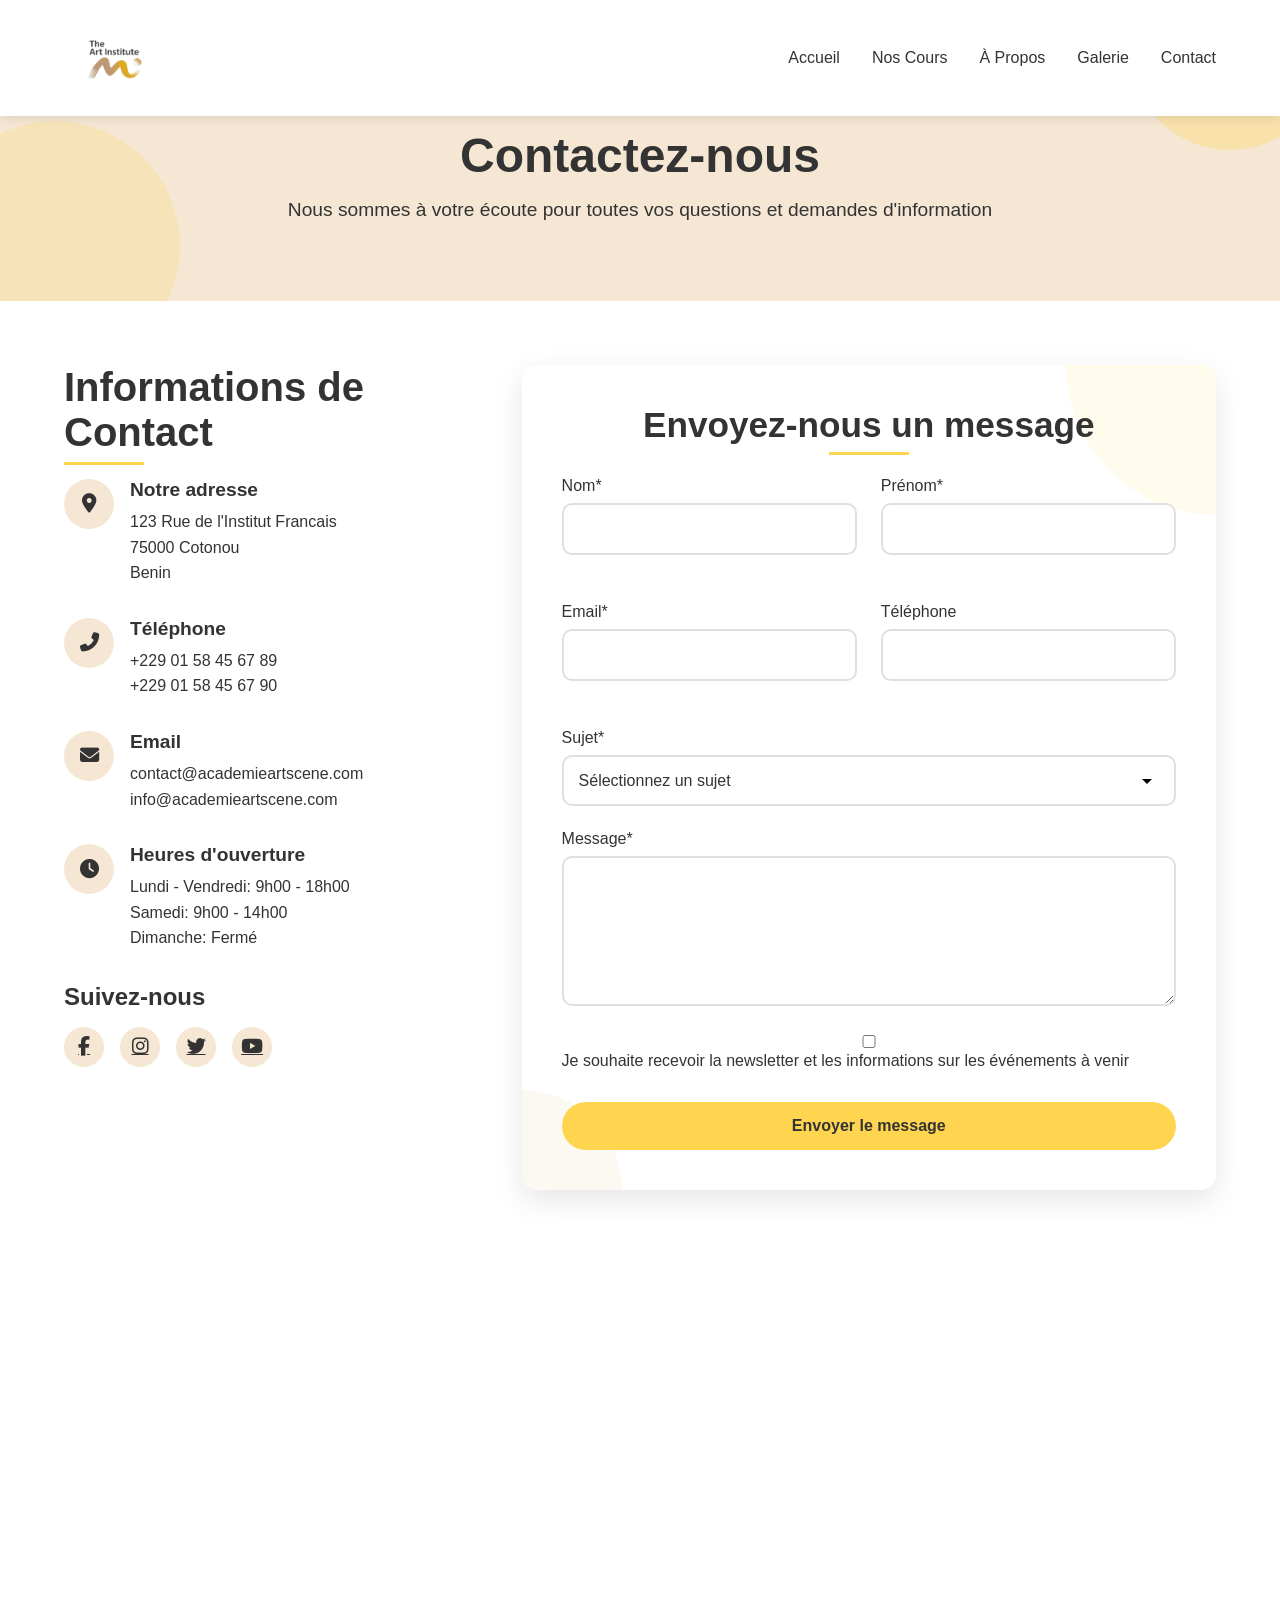
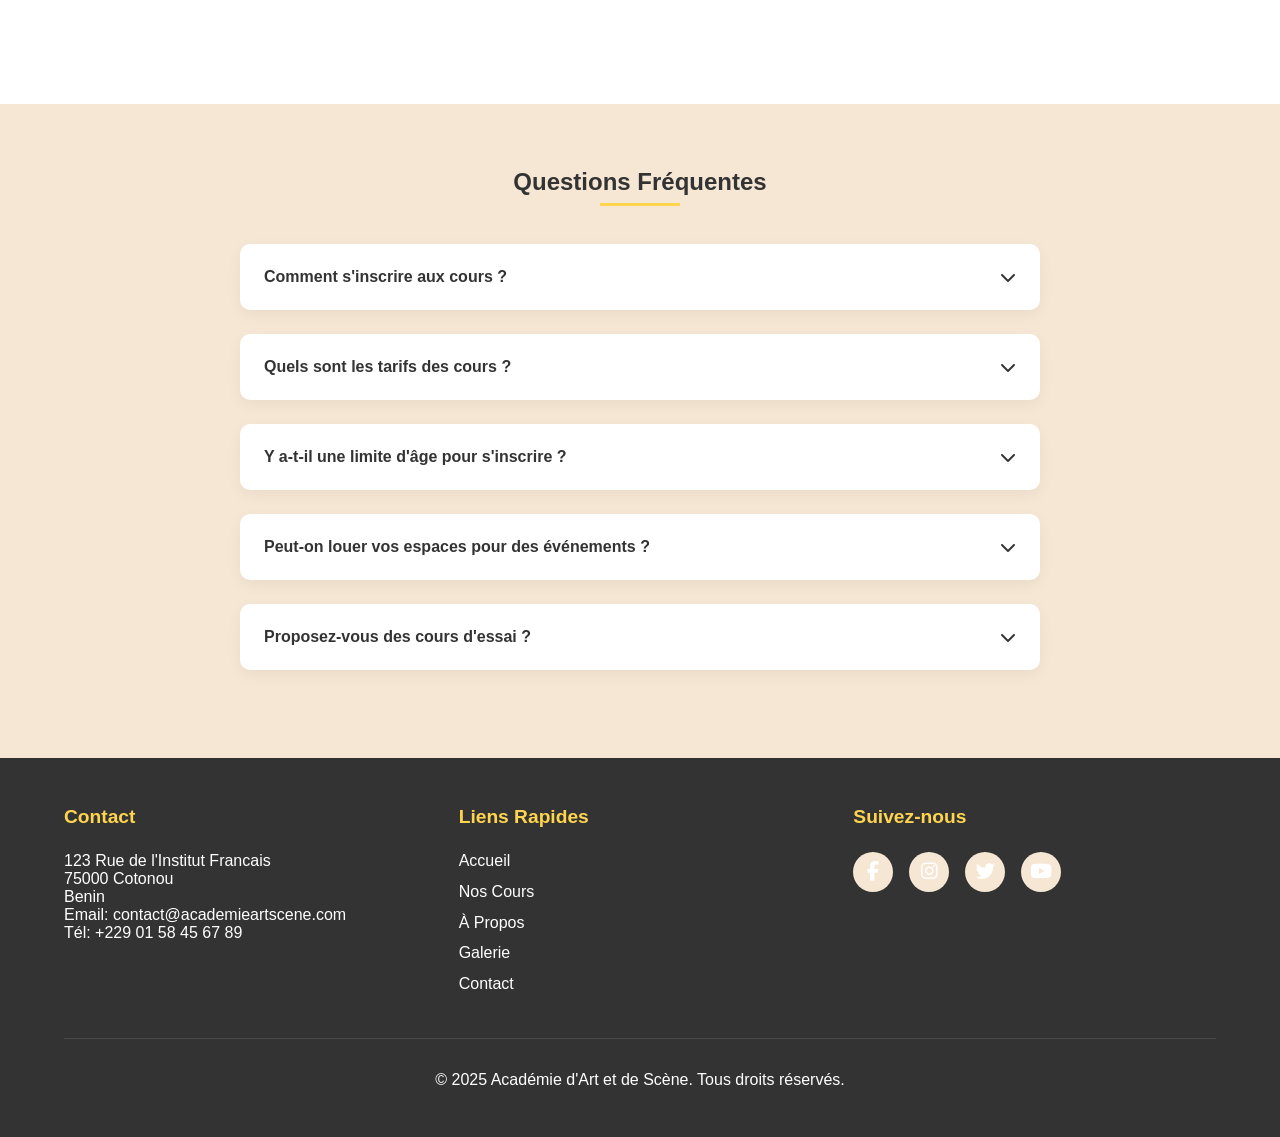
<file: formulaire.html>
<!DOCTYPE html>
<html lang="fr">
<head>
    <meta charset="UTF-8">
    <meta name="viewport" content="width=device-width, initial-scale=1.0">
    <title>Contact - Académie d'Art et de Scène</title>
    <link rel="stylesheet" href="https://cdnjs.cloudflare.com/ajax/libs/font-awesome/6.4.0/css/all.min.css">
    <style>
        /* Variables de couleurs */
        :root {
            --cacao-clair: #f5e7d3;
            --jaune: #ffd54f;
            --blanc: #ffffff;
            --text-color: #333333;
        }

        * {
            margin: 0;
            padding: 0;
            box-sizing: border-box;
            font-family: 'Segoe UI', Tahoma, Geneva, Verdana, sans-serif;
        }

        body {
            background-color: var(--blanc);
            color: var(--text-color);
            overflow-x: hidden;
        }

        /* Header */
        header {
            display: flex;
            justify-content: space-between;
            align-items: center;
            padding: 0.5rem 5%;
            background-color: var(--blanc);
            position: fixed;
            width: 100%;
            top: 0;
            z-index: 1000;
            box-shadow: 0 2px 10px rgba(0, 0, 0, 0.1);
            transition: all 0.3s ease;
        }

        .logo-container {
            display: flex;
            align-items: center;
            gap: 10px;
        }

        .logo {
            height: auto;
            width: 100px;
            max-width: 130px;
            display: block;
        }

        .logo-text {
            font-size: 1.5rem;
            font-weight: bold;
            color: var(--text-color);
            white-space: nowrap;
        }

        nav ul {
            display: flex;
            list-style: none;
        }

        nav ul li {
            margin-left: 2rem;
        }

        nav ul li a {
            text-decoration: none;
            color: var(--text-color);
            font-weight: 500;
            transition: color 0.3s ease;
        }

        nav ul li a:hover {
            color: var(--jaune);
        }

        .hamburger {
            display: none;
            cursor: pointer;
            z-index: 100;
        }

        .bar {
            display: block;
            width: 25px;
            height: 3px;
            margin: 5px auto;
            background-color: var(--text-color);
            transition: all 0.3s ease;
        }

        /* Page titre */
        .page-title {
            background-color: var(--cacao-clair);
            padding: 8rem 5% 4rem;
            text-align: center;
            position: relative;
            overflow: hidden;
        }

        .page-title h1 {
            font-size: 3rem;
            margin-bottom: 1rem;
            position: relative;
            z-index: 2;
        }

        .page-title p {
            max-width: 800px;
            margin: 0 auto 1rem;
            font-size: 1.2rem;
            position: relative;
            z-index: 2;
        }

        .page-title::before {
            content: '';
            position: absolute;
            top: -50px;
            right: -50px;
            width: 200px;
            height: 200px;
            background-color: rgba(255, 213, 79, 0.3);
            border-radius: 50%;
            z-index: 1;
        }

        .page-title::after {
            content: '';
            position: absolute;
            bottom: -70px;
            left: -70px;
            width: 250px;
            height: 250px;
            background-color: rgba(255, 213, 79, 0.2);
            border-radius: 50%;
            z-index: 1;
        }

        /* Contact Section */
        .contact-section {
            padding: 4rem 5%;
            display: flex;
            flex-wrap: wrap;
            gap: 3rem;
        }

        .contact-info {
            flex: 1;
            min-width: 300px;
        }

        .contact-info h2 {
            font-size: 2.5rem;
            margin-bottom: 1.5rem;
            position: relative;
        }

        .contact-info h2::after {
            content: '';
            position: absolute;
            bottom: -10px;
            left: 0;
            width: 80px;
            height: 3px;
            background-color: var(--jaune);
        }

        .info-item {
            margin-bottom: 2rem;
            display: flex;
            align-items: flex-start;
        }

        .info-icon {
            width: 50px;
            height: 50px;
            background-color: var(--cacao-clair);
            border-radius: 50%;
            display: flex;
            justify-content: center;
            align-items: center;
            margin-right: 1rem;
            color: var(--text-color);
            font-size: 1.2rem;
            transition: all 0.3s ease;
        }

        .info-content {
            flex: 1;
        }

        .info-content h3 {
            font-size: 1.2rem;
            margin-bottom: 0.5rem;
        }

        .info-content p, .info-content a {
            color: var(--text-color);
            line-height: 1.6;
            text-decoration: none;
            transition: color 0.3s ease;
        }

        .info-content a:hover {
            color: var(--jaune);
        }

        .social-media {
            margin-top: 2rem;
        }

        .social-media h3 {
            font-size: 1.5rem;
            margin-bottom: 1rem;
        }

        .social-icons {
            display: flex;
            gap: 1rem;
        }

        .social-icons a {
            width: 40px;
            height: 40px;
            background-color: var(--cacao-clair);
            border-radius: 50%;
            display: flex;
            justify-content: center;
            align-items: center;
            color: var(--text-color);
            font-size: 1.2rem;
            transition: all 0.3s ease;
        }

        .social-icons a:hover {
            background-color: var(--jaune);
            transform: translateY(-5px);
        }

        /* Formulaire de contact */
        .contact-form {
            flex: 1.5;
            min-width: 300px;
            background-color: var(--blanc);
            padding: 2.5rem;
            border-radius: 15px;
            box-shadow: 0 10px 30px rgba(0, 0, 0, 0.1);
            position: relative;
            z-index: 2;
            overflow: hidden;
        }

        .contact-form::before {
            content: '';
            position: absolute;
            top: 0;
            right: 0;
            width: 150px;
            height: 150px;
            background-color: rgba(255, 213, 79, 0.1);
            border-radius: 0 0 0 100%;
            z-index: -1;
        }

        .contact-form::after {
            content: '';
            position: absolute;
            bottom: 0;
            left: 0;
            width: 100px;
            height: 100px;
            background-color: rgba(245, 231, 211, 0.3);
            border-radius: 0 100% 0 0;
            z-index: -1;
        }

        .contact-form h2 {
            font-size: 2.2rem;
            margin-bottom: 2rem;
            text-align: center;
            position: relative;
        }

        .contact-form h2::after {
            content: '';
            position: absolute;
            bottom: -10px;
            left: 50%;
            transform: translateX(-50%);
            width: 80px;
            height: 3px;
            background-color: var(--jaune);
        }

        .form-group {
            margin-bottom: 1.5rem;
            position: relative;
        }

        .form-group label {
            display: block;
            margin-bottom: 0.5rem;
            font-weight: 500;
            transition: all 0.3s ease;
        }

        .form-group input,
        .form-group textarea,
        .form-group select {
            width: 100%;
            padding: 15px;
            border: 2px solid #e0e0e0;
            border-radius: 10px;
            background-color: var(--blanc);
            font-size: 1rem;
            color: var(--text-color);
            transition: all 0.3s ease;
        }

        .form-group input:focus,
        .form-group textarea:focus,
        .form-group select:focus {
            border-color: var(--jaune);
            box-shadow: 0 0 0 3px rgba(255, 213, 79, 0.3);
            outline: none;
        }

        .form-group textarea {
            height: 150px;
            resize: vertical;
        }

        .form-group select {
            -webkit-appearance: none;
            -moz-appearance: none;
            appearance: none;
            background-image: url("data:image/svg+xml;utf8,<svg fill='black' height='24' viewBox='0 0 24 24' width='24' xmlns='http://www.w3.org/2000/svg'><path d='M7 10l5 5 5-5z'/><path d='M0 0h24v24H0z' fill='none'/></svg>");
            background-repeat: no-repeat;
            background-position: right 15px center;
        }

        .form-row {
            display: flex;
            gap: 1.5rem;
            margin-bottom: 1.5rem;
        }

        .form-col {
            flex: 1;
        }

        .btn {
            padding: 15px 30px;
            background-color: var(--jaune);
            color: var(--text-color);
            text-decoration: none;
            border-radius: 30px;
            font-weight: bold;
            border: none;
            cursor: pointer;
            transition: all 0.3s ease;
            display: inline-block;
            font-size: 1rem;
        }

        .btn:hover {
            transform: translateY(-3px);
            box-shadow: 0 5px 15px rgba(0, 0, 0, 0.1);
        }

        .btn-submit {
            display: block;
            width: 100%;
            text-align: center;
            margin-top: 2rem;
        }

        /* Map section */
        .map-section {
            padding: 0;
            height: 450px;
            position: relative;
        }

        .map-container {
            height: 100%;
            width: 100%;
            filter: grayscale(20%);
        }

        /* FAQs Section */
        .faq-section {
            padding: 4rem 5%;
            background-color: var(--cacao-clair);
        }

        .faq-section h2 {
            text-align: center;
            margin-bottom: 3rem;
            position: relative;
        }

        .faq-section h2::after {
            content: '';
            position: absolute;
            bottom: -10px;
            left: 50%;
            transform: translateX(-50%);
            width: 80px;
            height: 3px;
            background-color: var(--jaune);
        }

        .faq-container {
            max-width: 800px;
            margin: 0 auto;
        }

        .faq-item {
            margin-bottom: 1.5rem;
            background-color: var(--blanc);
            border-radius: 10px;
            overflow: hidden;
            box-shadow: 0 5px 15px rgba(0, 0, 0, 0.05);
        }

        .faq-question {
            padding: 1.5rem;
            cursor: pointer;
            display: flex;
            justify-content: space-between;
            align-items: center;
            font-weight: bold;
            transition: all 0.3s ease;
        }

        .faq-question:hover {
            background-color: rgba(255, 213, 79, 0.1);
        }

        .faq-question i {
            transition: transform 0.3s ease;
        }

        .faq-question.active i {
            transform: rotate(180deg);
        }

        .faq-answer {
            padding: 0 1.5rem;
            max-height: 0;
            overflow: hidden;
            transition: max-height 0.3s ease, padding 0.3s ease;
        }

        .faq-answer.active {
            padding: 0 1.5rem 1.5rem;
            max-height: 300px;
        }

        /* Footer */
        footer {
            background-color: var(--text-color);
            color: var(--blanc);
            padding: 3rem 5%;
        }

        .footer-content {
            display: flex;
            flex-wrap: wrap;
            justify-content: space-between;
            gap: 2rem;
            margin-bottom: 2rem;
        }

        .footer-section {
            flex: 1;
            min-width: 250px;
        }

        .footer-section h4 {
            font-size: 1.2rem;
            margin-bottom: 1.5rem;
            color: var(--jaune);
        }

        .footer-section a {
            color: var(--blanc);
            text-decoration: none;
            transition: color 0.3s ease;
        }

        .footer-section a:hover {
            color: var(--jaune);
        }

        .footer-section ul {
            list-style: none;
        }

        .footer-section ul li {
            margin-bottom: 0.8rem;
        }

        .copyright {
            padding-top: 2rem;
            border-top: 1px solid rgba(255, 255, 255, 0.1);
            text-align: center;
        }

        /* Animation */
        @keyframes fadeInUp {
            from {
                opacity: 0;
                transform: translateY(30px);
            }
            to {
                opacity: 1;
                transform: translateY(0);
            }
        }

        .animate {
            animation: fadeInUp 0.8s forwards;
        }

        .delay-1 {
            animation-delay: 0.2s;
        }

        .delay-2 {
            animation-delay: 0.4s;
        }

        .delay-3 {
            animation-delay: 0.6s;
        }

        /* Responsive */
        @media (max-width: 768px) {
            .hamburger {
                display: block;
            }

            nav {
                position: fixed;
                top: 0;
                right: -100%;
                width: 70%;
                height: 100vh;
                background-color: var(--blanc);
                padding-top: 80px;
                transition: right 0.3s ease;
                box-shadow: -5px 0 15px rgba(0, 0, 0, 0.1);
                z-index: 99;
            }

            nav.active {
                right: 0;
            }

            nav ul {
                flex-direction: column;
                align-items: center;
            }

            nav ul li {
                margin: 1.5rem 0;
            }

            .hamburger.active .bar:nth-child(1) {
                transform: translateY(8px) rotate(45deg);
            }

            .hamburger.active .bar:nth-child(2) {
                opacity: 0;
            }

            .hamburger.active .bar:nth-child(3) {
                transform: translateY(-8px) rotate(-45deg);
            }

            .page-title h1 {
                font-size: 2.2rem;
            }
            
            .form-row {
                flex-direction: column;
                gap: 0;
            }
        }
    </style>
</head>
<body>
    <!-- Header avec le logo et la navigation -->
    <header>
        <div class="logo-container">
        <a href="index.html">
            <img src="/image/logo.png" alt="Logo Académie d'Art et de Scène" class="logo">
        </a>
            <!--<div class="logo-text">Académie d'Art et de Scène</div>-->
        </div>
        <div class="hamburger">
            <span class="bar"></span>
            <span class="bar"></span>
            <span class="bar"></span>
        </div>
        <nav>
            <ul>
                <li><a href="index.html">Accueil</a></li>
                <li><a href="index.html#cours">Nos Cours</a></li>
                <li><a href="index.html#about">À Propos</a></li>
                <li><a href="index.html#galerie">Galerie</a></li>
                <li><a href="#contact">Contact</a></li>
            </ul>
        </nav>
    </header>

    <!-- Section Titre de la page -->
    <section class="page-title">
        <h1>Contactez-nous</h1>
        <p>Nous sommes à votre écoute pour toutes vos questions et demandes d'information</p>
    </section>

    <!-- Section Contact -->
    <section class="contact-section">
        <div class="contact-info animate">
            <h2>Informations de Contact</h2>
            
            <div class="info-item">
                <div class="info-icon">
                    <i class="fas fa-map-marker-alt"></i>
                </div>
                <div class="info-content">
                    <h3>Notre adresse</h3>
                    <p>123 Rue de l'Institut Francais<br>75000 Cotonou<br>Benin</p>
                </div>
            </div>
            
            <div class="info-item">
                <div class="info-icon">
                    <i class="fas fa-phone-alt"></i>
                </div>
                <div class="info-content">
                    <h3>Téléphone</h3>
                    <p><a href="tel:+22901584567">+229 01 58 45 67 89</a></p>
                    <p><a href="tel:+22901584568">+229 01 58 45 67 90</a></p>
                </div>
            </div>
            
            <div class="info-item">
                <div class="info-icon">
                    <i class="fas fa-envelope"></i>
                </div>
                <div class="info-content">
                    <h3>Email</h3>
                    <p><a href="mailto:contact@academieartscene.com">contact@academieartscene.com</a></p>
                    <p><a href="mailto:info@academieartscene.com">info@academieartscene.com</a></p>
                </div>
            </div>
            
            <div class="info-item">
                <div class="info-icon">
                    <i class="fas fa-clock"></i>
                </div>
                <div class="info-content">
                    <h3>Heures d'ouverture</h3>
                    <p>Lundi - Vendredi: 9h00 - 18h00<br>Samedi: 9h00 - 14h00<br>Dimanche: Fermé</p>
                </div>
            </div>
            
            <div class="social-media">
                <h3>Suivez-nous</h3>
                <div class="social-icons">
                    <a href="#"><i class="fab fa-facebook-f"></i></a>
                    <a href="#"><i class="fab fa-instagram"></i></a>
                    <a href="#"><i class="fab fa-twitter"></i></a>
                    <a href="#"><i class="fab fa-youtube"></i></a>
                </div>
            </div>
        </div>
        
        <div class="contact-form animate delay-1">
            <h2>Envoyez-nous un message</h2>
            
            <form id="contactForm" action="#" method="POST">
                <div class="form-row">
                    <div class="form-col">
                        <div class="form-group">
                            <label for="nom">Nom*</label>
                            <input type="text" id="nom" name="nom" required>
                        </div>
                    </div>
                    <div class="form-col">
                        <div class="form-group">
                            <label for="prenom">Prénom*</label>
                            <input type="text" id="prenom" name="prenom" required>
                        </div>
                    </div>
                </div>
                
                <div class="form-row">
                    <div class="form-col">
                        <div class="form-group">
                            <label for="email">Email*</label>
                            <input type="email" id="email" name="email" required>
                        </div>
                    </div>
                    <div class="form-col">
                        <div class="form-group">
                            <label for="telephone">Téléphone</label>
                            <input type="tel" id="telephone" name="telephone">
                        </div>
                    </div>
                </div>
                
                <div class="form-group">
                    <label for="sujet">Sujet*</label>
                    <select id="sujet" name="sujet" required>
                        <option value="">Sélectionnez un sujet</option>
                        <option value="renseignement">Renseignement général</option>
                        <option value="inscription">Inscription aux cours</option>
                        <option value="partenariat">Proposition de partenariat</option>
                        <option value="evenement">Informations événements</option>
                        <option value="autre">Autre</option>
                    </select>
                </div>
                
                <div class="form-group">
                    <label for="message">Message*</label>
                    <textarea id="message" name="message" required></textarea>
                </div>
                
                <div class="form-group">
                    <label for="newsletter">
                        <input type="checkbox" id="newsletter" name="newsletter">
                        Je souhaite recevoir la newsletter et les informations sur les événements à venir
                    </label>
                </div>
                
                <button type="submit" class="btn btn-submit">Envoyer le message</button>
            </form>
        </div>
    </section>

    <!-- Section Carte -->
    <section class="map-section animate delay-2">
        <div class="map-container">
            <iframe src="https://www.google.com/maps/embed?pb=!1m18!1m12!1m3!1d126840.96713386697!2d2.275853861879897!3d6.368179099999992!2m3!1f0!2f0!3f0!3m2!1i1024!2i768!4f13.1!3m3!1m2!1s0x1023552b2c00fba5%3A0x263e7bbd93ec3322!2sInstitut%20Fran%C3%A7ais%20du%20B%C3%A9nin!5e0!3m2!1sfr!2sfr!4v1711151392157!5m2!1sfr!2sfr" width="100%" height="100%" style="border:0;" allowfullscreen="" loading="lazy" referrerpolicy="no-referrer-when-downgrade"></iframe>
        </div>
    </section>

    <!-- Section FAQ -->
    <section class="faq-section animate delay-3">
        <h2>Questions Fréquentes</h2>
        
        <div class="faq-container">
            <div class="faq-item">
                <div class="faq-question">
                    Comment s'inscrire aux cours ?
                    <i class="fas fa-chevron-down"></i>
                </div>
                <div class="faq-answer">
                    <p>Pour vous inscrire, vous pouvez soit remplir le formulaire de contact sur cette page, vous présenter à notre accueil aux heures d'ouverture, ou nous appeler par téléphone. Nous vous guiderons ensuite à travers le processus d'inscription et vous aiderons à choisir les cours qui correspondent le mieux à vos aspirations.</p>
                </div>
            </div>
            
            <div class="faq-item">
                <div class="faq-question">
                    Quels sont les tarifs des cours ?
                    <i class="fas fa-chevron-down"></i>
                </div>
                <div class="faq-answer">
                    <p>Les tarifs varient selon le type de cours, la durée et la fréquence. Nous proposons des formules adaptées à tous les budgets, ainsi que des réductions pour les inscriptions annuelles et les familles. N'hésitez pas à nous contacter pour obtenir notre grille tarifaire détaillée.</p>
                </div>
            </div>
            
            <div class="faq-item">
                <div class="faq-question">
                    Y a-t-il une limite d'âge pour s'inscrire ?
                    <i class="fas fa-chevron-down"></i>
                </div>
                <div class="faq-answer">
                    <p>Non, notre académie accueille des élèves de tous âges ! Nous proposons des cours adaptés aux enfants dès 4 ans, aux adolescents, aux adultes et même aux seniors. Chaque tranche d'âge bénéficie d'une approche pédagogique spécifique.</p>
                </div>
            </div>
            
            <div class="faq-item">
                <div class="faq-question">
                    Peut-on louer vos espaces pour des événements ?
                    <i class="fas fa-chevron-down"></i>
                </div>
                <div class="faq-answer">
                    <p>Oui, nous proposons la location de certains de nos espaces (studios de danse, salle de spectacle, auditorium) pour des événements culturels, des ateliers ou des répétitions. Contactez-nous pour discuter de votre projet et vérifier les disponibilités.</p>
                </div>
            </div>
            
            <div class="faq-item">
                <div class="faq-question">
                    Proposez-vous des cours d'essai ?
                    <i class="fas fa-chevron-down"></i>
                </div>
                <div class="faq-answer">
                    <p>Absolument ! Nous offrons la possibilité de participer à un cours d'essai pour vous permettre de découvrir notre approche pédagogique et vous assurer que le cours correspond à vos attentes. Contactez-nous pour réserver votre séance d'essai.</p>
                </div>
            </div>
        </div>
    </section>

    <!-- Footer -->
    <footer id="contact">
        <div class="footer-content">
            <div class="footer-section">
                <h4>Contact</h4>
                <p>123 Rue de l'Institut Francais<br>75000 Cotonou<br>Benin</p>
                <p>Email: contact@academieartscene.com<br>Tél: +229 01 58 45 67 89</p>
            </div>
            
            <div class="footer-section">
                <h4>Liens Rapides</h4>
                <ul>
                    <li><a href="index.html">Accueil</a></li>
                    <li><a href="#cours">Nos Cours</a></li>
                    <li><a href="#about">À Propos</a></li>
                    <li><a href="#galerie">Galerie</a></li>
                    <li><a href="#contact">Contact</a></li>
                </ul>
            </div>
            
            <div class="footer-section">
                <h4>Suivez-nous</h4>
                <div class="social-icons">
                    <a href="#"><i class="fab fa-facebook-f"></i></a>
                    <a href="#"><i class="fab fa-instagram"></i></a>
                    <a href="#"><i class="fab fa-twitter"></i></a>
                    <a href="#"><i class="fab fa-youtube"></i></a>
                </div>
            </div>
        </div>
        
        <div class="copyright">
            <p>&copy; 2025 Académie d'Art et de Scène. Tous droits réservés.</p>
        </div>
    </footer>

    <script>
        document.addEventListener('DOMContentLoaded', function() {
            // Gestion du menu hamburger
            const hamburger = document.querySelector('.hamburger');
            const nav = document.querySelector('nav');
            const navLinks = document.querySelectorAll('nav ul li a');

            hamburger.addEventListener('click', () => {
                hamburger.classList.toggle('active');
                nav.classList.toggle('active');
            });

            navLinks.forEach(link => {
                link.addEventListener('click', () => {
                    hamburger.classList.remove('active');
                    nav.classList.remove('active');
                });
            });

            // Gestion des FAQs
            const faqQuestions = document.querySelectorAll('.faq-question');
            
            faqQuestions.forEach(question => {
                question.addEventListener('click', () => {
                    question.classList.toggle('active');
                    const answer = question.nextElementSibling;
                    answer.classList.toggle('active');
                });
            });

            // Animation au scroll
            const animateElements = document.querySelectorAll('.animate');
            
            function checkScroll() {
                const triggerBottom = window.innerHeight * 0.8;
                
                animateElements.forEach(element => {
                    const elementTop = element.getBoundingClientRect().top;
                    
                    if (elementTop < triggerBottom) {
                        element.classList.add('active');
                    }
                });
            }
            
            window.addEventListener('scroll', checkScroll);
            window.addEventListener('resize', checkScroll);
            checkScroll();
        });
    </script>
</body>
</html>
<html lang="fr">
<head>
</file>
